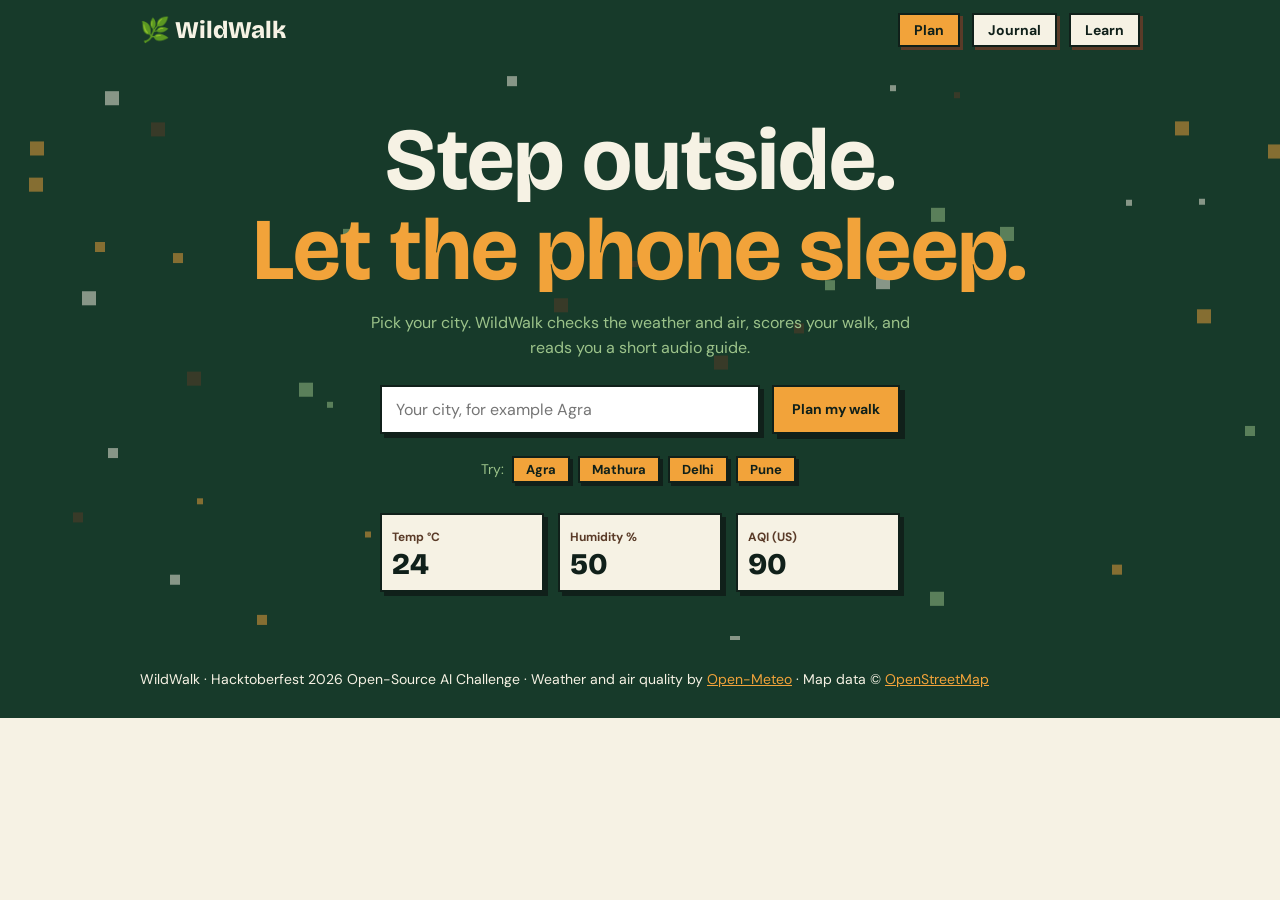
<file: static/index.html>
<!DOCTYPE html>
<html lang="en">
<head>
<meta charset="utf-8">
<meta name="viewport" content="width=device-width, initial-scale=1">
<title>WildWalk – Touch grass, powered by open-source AI</title>
<meta name="theme-color" content="#173A2A">
<link rel="icon" href="data:image/svg+xml,<svg xmlns=%22http://www.w3.org/2000/svg%22 viewBox=%220 0 100 100%22><text y=%22.9em%22 font-size=%2290%22>🌿</text></svg>">
<link rel="preconnect" href="https://fonts.googleapis.com">
<link rel="preconnect" href="https://fonts.gstatic.com" crossorigin>
<link href="https://fonts.googleapis.com/css2?family=Bricolage+Grotesque:wght@700;800&family=DM+Sans:wght@400;500;700&display=swap" rel="stylesheet">
<link rel="stylesheet" href="style.css">
</head>
<body>
<div class="top" id="nav"></div>

<header class="hero">
<canvas id="leaves"></canvas>
<div class="w">
 <h1>Step outside.<br><span>Let the phone sleep.</span></h1>
 <p class="sub">Pick your city. WildWalk checks the weather and air, scores your walk, and reads you a short audio guide.</p>
 <form class="search" id="f"><input id="city" placeholder="Your city, for example Agra" autocomplete="off" required aria-label="City"><button>Plan my walk</button></form>
 <p class="hint">Try: <button type="button" data-c="Agra">Agra</button><button type="button" data-c="Mathura">Mathura</button><button type="button" data-c="Delhi">Delhi</button><button type="button" data-c="Pune">Pune</button></p>
 <div class="conds">
  <div class="cond"><small>Temp °C</small><input id="t" type="number" value="24" aria-label="Temperature"></div>
  <div class="cond"><small>Humidity %</small><input id="h" type="number" value="50" aria-label="Humidity"></div>
  <div class="cond"><small>AQI (US)</small><input id="a" type="number" value="90" aria-label="Air quality index"></div>
 </div>
</div>
</header>

<main>
<div class="w"><div class="err" id="err" role="alert"></div></div>
<section id="res"><div class="w">
 <div class="note" id="note">The AI backend did not respond, so this guide and score come from a simple local formula instead of TabPFN and Gemma.</div>
 <div class="lab">Your walk pack</div><h2 id="rtitle">Ready</h2>
 <div class="rgrid">
  <div class="card score"><small>Walk score</small><b id="sc">–</b><div class="bar2"><span id="bar"></span></div><span class="tag" id="verdict">–</span></div>
  <div class="card"><div class="lab">Audio guide</div><div class="guide" id="guide"></div>
   <audio id="au" controls></audio>
   <div class="row"><button class="alt" id="say">🔊 Hear guide</button><button id="pk">🎒 Pocket mode</button><button class="plain" id="share">Copy guide</button></div></div>
 </div>
 <div class="lab" style="margin-top:28px">Nearby ideas</div><div class="spots" id="spots"></div>
</div></section>
</main>

<footer id="foot"><!-- filled by app.js --></footer>

<div id="pocket">
 <h3>Phone in pocket. Look up.</h3>
 <div class="t" id="clock">20:00</div>
 <div class="mins" id="mins"><button data-m="10">10 min</button> <button data-m="20">20 min</button> <button data-m="30">30 min</button></div>
 <button class="alt" id="pstart">▶ Start walk</button>
 <div class="rate" id="rate"><h3>How was it?</h3><input type="range" id="rv" min="1" max="10" value="8" aria-label="Rating"><p id="rl">8 / 10</p>
  <button id="rsave">Save rating</button></div>
 <button class="plain" id="pclose">✕ Close</button>
</div>
<script src="app.js"></script>
</body>
</html>
</file>
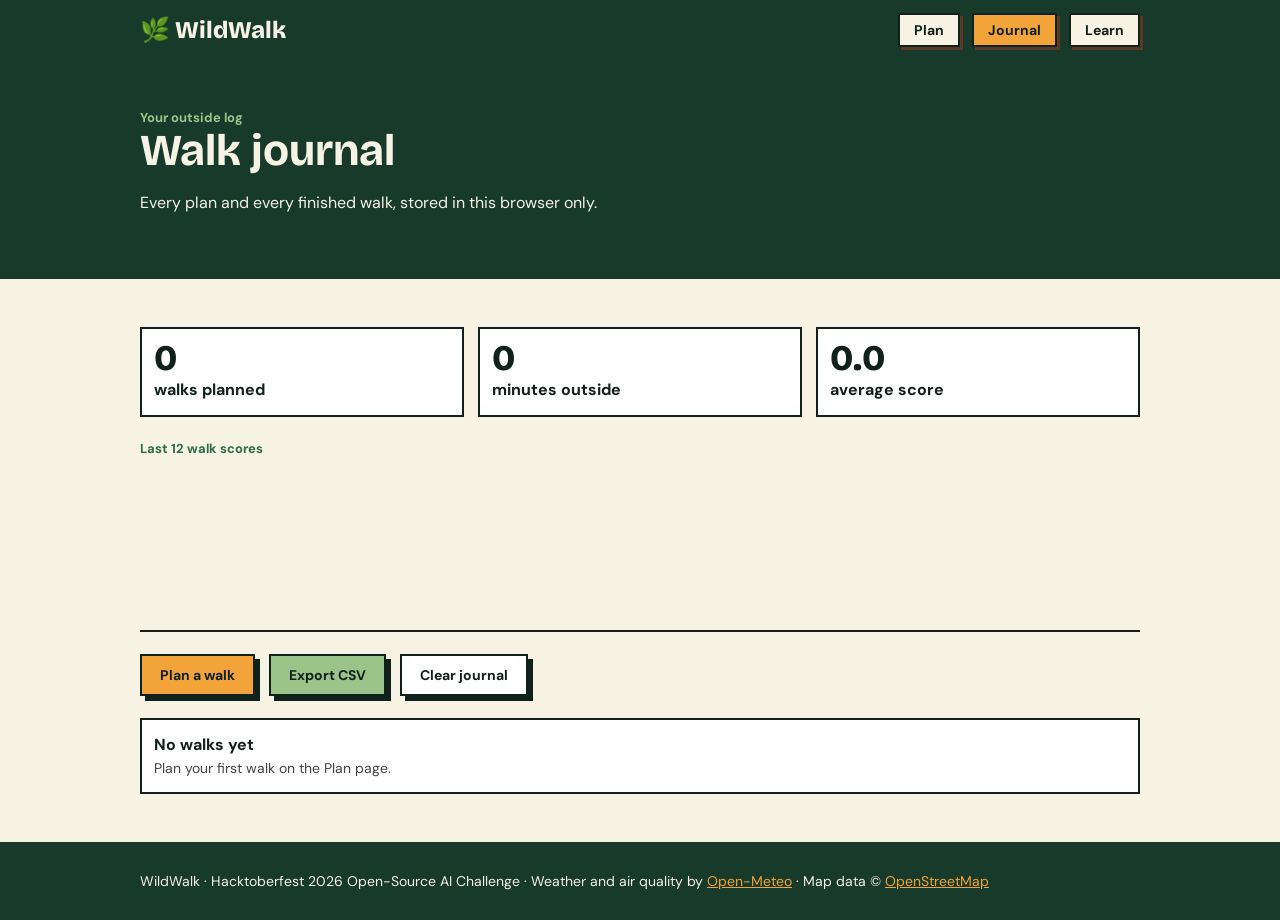
<file: static/journal.html>
<!DOCTYPE html>
<html lang="en">
<head>
<meta charset="utf-8">
<meta name="viewport" content="width=device-width, initial-scale=1">
<title>Walk Journal – WildWalk</title>
<meta name="theme-color" content="#173A2A">
<link rel="icon" href="data:image/svg+xml,<svg xmlns=%22http://www.w3.org/2000/svg%22 viewBox=%220 0 100 100%22><text y=%22.9em%22 font-size=%2290%22>🌿</text></svg>">
<link rel="preconnect" href="https://fonts.googleapis.com">
<link rel="preconnect" href="https://fonts.gstatic.com" crossorigin>
<link href="https://fonts.googleapis.com/css2?family=Bricolage+Grotesque:wght@700;800&family=DM+Sans:wght@400;500;700&display=swap" rel="stylesheet">
<link rel="stylesheet" href="style.css">
</head>
<body>
<div class="top" id="nav"></div>
<main>
<section class="dark"><div class="w">
 <div class="lab">Your outside log</div><h2>Walk journal</h2>
 <p>Every plan and every finished walk, stored in this browser only.</p>
</div></section>
<section><div class="w">
 <div class="stats" id="stats"></div>
 <div class="lab">Last 12 walk scores</div><div class="chart" id="chart" aria-label="Bar chart of recent walk scores"></div>
 <div class="row" style="margin:0 0 22px"><a class="btn" href="index.html">Plan a walk</a><button class="alt" id="exp">Export CSV</button><button class="plain" id="clr">Clear journal</button></div>
 <div class="grid" id="hist"></div>
</div></section>
</main>
<footer id="foot"></footer>
<script src="app.js"></script>
</body>
</html>
</file>
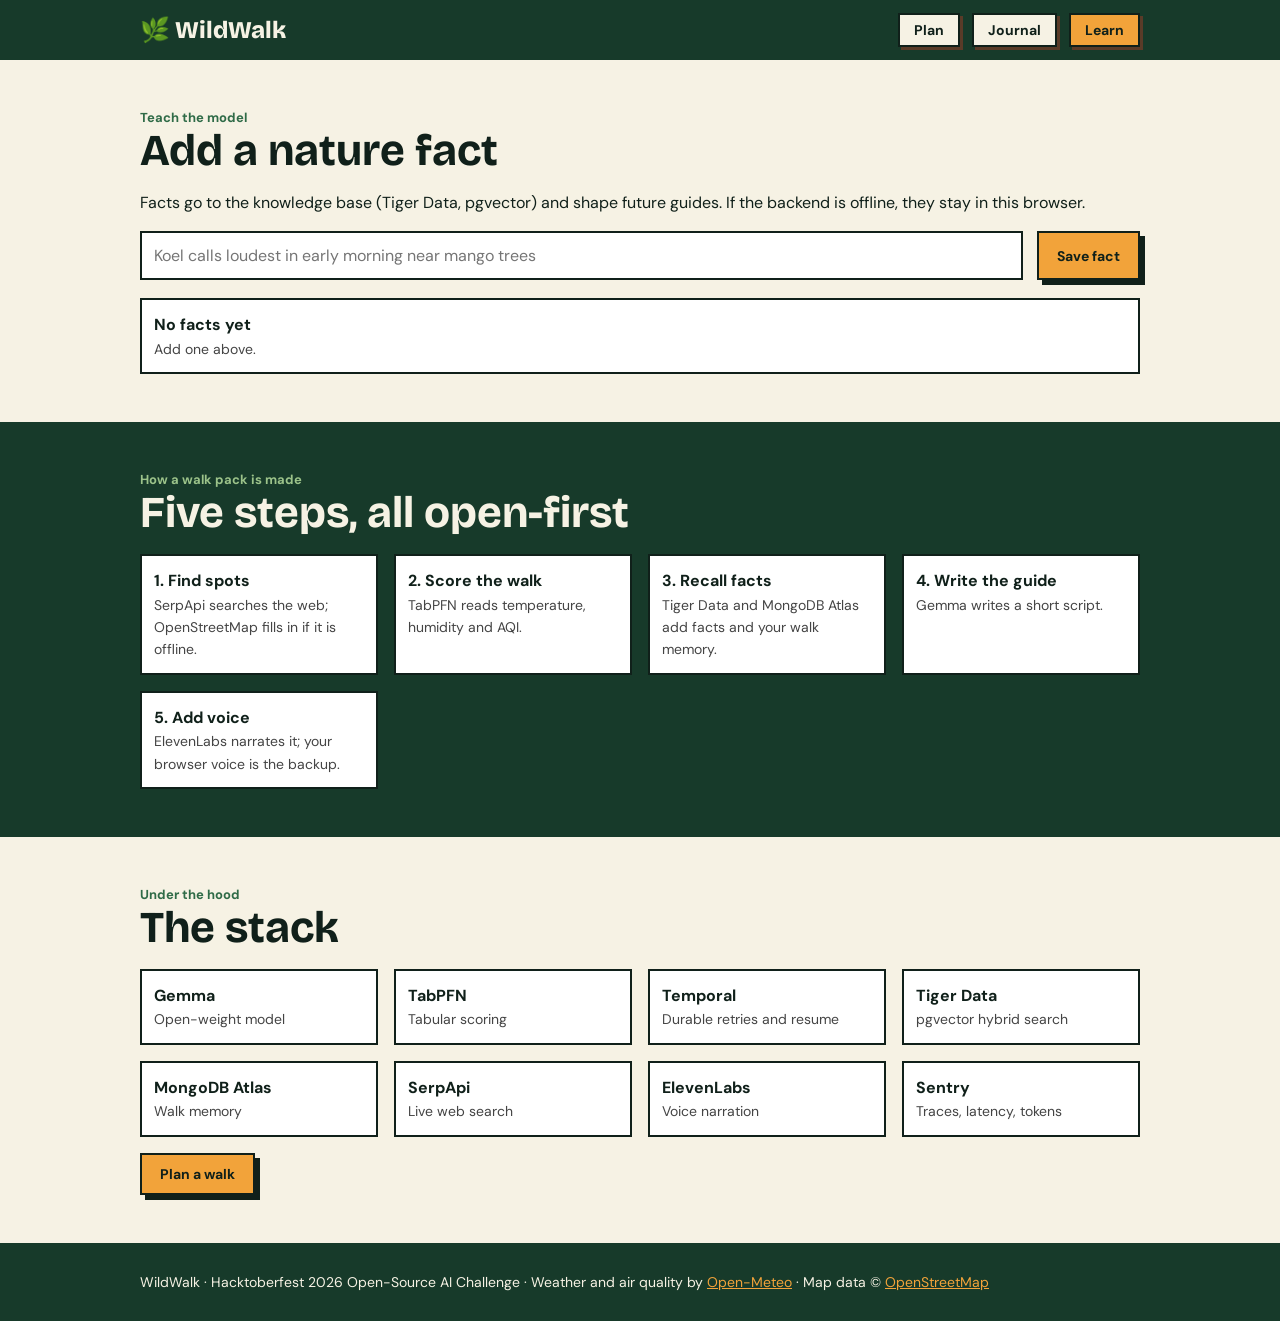
<file: static/learn.html>
<!DOCTYPE html>
<html lang="en">
<head>
<meta charset="utf-8">
<meta name="viewport" content="width=device-width, initial-scale=1">
<title>Learn – WildWalk</title>
<meta name="theme-color" content="#173A2A">
<link rel="icon" href="data:image/svg+xml,<svg xmlns=%22http://www.w3.org/2000/svg%22 viewBox=%220 0 100 100%22><text y=%22.9em%22 font-size=%2290%22>🌿</text></svg>">
<link rel="preconnect" href="https://fonts.googleapis.com">
<link rel="preconnect" href="https://fonts.gstatic.com" crossorigin>
<link href="https://fonts.googleapis.com/css2?family=Bricolage+Grotesque:wght@700;800&family=DM+Sans:wght@400;500;700&display=swap" rel="stylesheet">
<link rel="stylesheet" href="style.css">
</head>
<body>
<div class="top" id="nav"></div>
<main>
<section><div class="w">
 <div class="lab">Teach the model</div><h2>Add a nature fact</h2>
 <p>Facts go to the knowledge base (Tiger Data, pgvector) and shape future guides. If the backend is offline, they stay in this browser.</p>
 <div class="teach"><input id="fact" placeholder="Koel calls loudest in early morning near mango trees" aria-label="Nature fact"><button id="addf">Save fact</button></div>
 <p id="fmsg" style="font-weight:700" role="status"></p>
 <div class="grid" id="facts"></div>
</div></section>

<section class="dark"><div class="w">
 <div class="lab">How a walk pack is made</div><h2>Five steps, all open-first</h2>
 <div class="grid">
  <div class="item">1. Find spots<span>SerpApi searches the web; OpenStreetMap fills in if it is offline.</span></div>
  <div class="item">2. Score the walk<span>TabPFN reads temperature, humidity and AQI.</span></div>
  <div class="item">3. Recall facts<span>Tiger Data and MongoDB Atlas add facts and your walk memory.</span></div>
  <div class="item">4. Write the guide<span>Gemma writes a short script.</span></div>
  <div class="item">5. Add voice<span>ElevenLabs narrates it; your browser voice is the backup.</span></div>
 </div>
</div></section>

<section><div class="w">
 <div class="lab">Under the hood</div><h2>The stack</h2>
 <div class="grid">
  <div class="item">Gemma<span>Open-weight model</span></div><div class="item">TabPFN<span>Tabular scoring</span></div>
  <div class="item">Temporal<span>Durable retries and resume</span></div><div class="item">Tiger Data<span>pgvector hybrid search</span></div>
  <div class="item">MongoDB Atlas<span>Walk memory</span></div><div class="item">SerpApi<span>Live web search</span></div>
  <div class="item">ElevenLabs<span>Voice narration</span></div><div class="item">Sentry<span>Traces, latency, tokens</span></div>
 </div>
 <div class="row"><a class="btn" href="index.html">Plan a walk</a></div>
</div></section>
</main>
<footer id="foot"></footer>
<script src="app.js"></script>
</body>
</html>
</file>
<file: static/style.css>
/* WildWalk palette: forest + fern + moss (the wild), paper (the trail map), sun (the walk), bark (the ground) */
:root{--forest:#173A2A;--fern:#2F6B47;--moss:#9CC38A;--paper:#F6F2E4;--bark:#5A3B28;--sun:#F2A33A;--ink:#10201A;
--head:"Bricolage Grotesque",Impact,sans-serif;--body:"DM Sans",system-ui,sans-serif}
*{box-sizing:border-box}html{scroll-behavior:smooth}
body{margin:0;background:var(--paper);color:var(--ink);font:400 16px/1.6 var(--body)}
a{color:inherit}.w{max-width:1040px;margin:0 auto;padding:0 20px}
h1,h2,h3{font-family:var(--head);margin:0;line-height:1.02}
h2{font-size:clamp(30px,5vw,44px);margin-bottom:16px}
section{padding:48px 0}
.lab{font-size:13px;font-weight:700;color:var(--fern)}
.dark{background:var(--forest);color:var(--paper)}.dark .lab{color:var(--moss)}

/* every button, link-button and clickable card gets the same press-down effect */
button,.btn,.top nav a,.spot{font:700 14px var(--body);color:var(--ink);background:var(--sun);border:2px solid var(--ink);
padding:10px 18px;cursor:pointer;text-decoration:none;display:inline-block;box-shadow:5px 5px 0 var(--ink);
transition:transform .16s cubic-bezier(.2,.8,.2,1),box-shadow .16s cubic-bezier(.2,.8,.2,1),background .16s}
button:hover,.btn:hover,.top nav a:hover,.spot:hover{transform:translate(3px,3px);box-shadow:2px 2px 0 var(--ink)}
button:active,.btn:active,.top nav a:active,.spot:active{transform:translate(5px,5px);box-shadow:0 0 0 var(--ink)}
button:disabled{opacity:.6;cursor:wait}
button.alt{background:var(--moss)}button.plain{background:#fff}
:focus-visible{outline:3px solid var(--sun);outline-offset:3px}

.top{background:var(--forest);position:sticky;top:0;z-index:5}
.bar{display:flex;justify-content:space-between;align-items:center;gap:12px;min-height:60px;flex-wrap:wrap;padding-top:8px;padding-bottom:8px}
.logo{font:800 24px var(--head);color:var(--paper);text-decoration:none}
.top nav{display:flex;gap:12px}
.top nav a{background:var(--paper);padding:6px 14px;box-shadow:3px 3px 0 var(--bark)}
.top nav a:hover{box-shadow:1px 1px 0 var(--bark)}.top nav a:active{box-shadow:0 0 0 var(--bark)}
.top nav a.cur{background:var(--sun)}

.hero{background:var(--forest);color:var(--paper);text-align:center;padding:56px 0 48px;position:relative;overflow:hidden}
.hero .w{position:relative;z-index:2}#leaves{position:absolute;inset:0;width:100%;height:100%;opacity:.5}
.hero h1{font-size:clamp(44px,9vw,88px);color:var(--paper)}.hero h1 span{color:var(--sun)}
.sub{max-width:560px;margin:14px auto 24px;color:var(--moss)}
.search{display:flex;gap:12px;max-width:520px;margin:0 auto}
.search input{flex:1;min-width:0;border:2px solid var(--ink);padding:12px 14px;font:400 16px var(--body);background:#fff;color:var(--ink);box-shadow:4px 4px 0 var(--ink)}
.hint{font-size:14px;margin:18px 0 0;color:var(--moss)}.hint button{padding:3px 12px;margin:4px;font-size:13px;box-shadow:3px 3px 0 var(--ink)}
.hint button:hover{box-shadow:1px 1px 0 var(--ink)}.hint button:active{box-shadow:0 0 0 var(--ink)}
.conds{display:grid;grid-template-columns:repeat(3,1fr);gap:14px;max-width:520px;margin:26px auto 0}
.cond{background:var(--paper);color:var(--ink);border:2px solid var(--ink);box-shadow:4px 4px 0 var(--ink);padding:8px 10px;text-align:left}
.cond small{font-weight:700;color:var(--bark);font-size:12px}
.cond input{width:100%;border:0;background:none;font:800 30px/1.1 var(--head);color:var(--ink);padding:0}

.err{display:none;background:#fff;border:2px solid #9b2c1f;color:#9b2c1f;padding:12px;margin:18px 0;font-weight:700;box-shadow:4px 4px 0 #9b2c1f}
.note{display:none;background:var(--moss);border:2px solid var(--ink);padding:8px 12px;margin-bottom:16px;font-size:14px}
#res{display:none}.rgrid{display:grid;grid-template-columns:260px 1fr;gap:22px}
@media(max-width:760px){.rgrid{grid-template-columns:1fr}.search{flex-direction:column}}
.card{background:#fff;border:2px solid var(--ink);padding:18px;box-shadow:5px 5px 0 var(--ink)}
.score{text-align:center}.score b{display:block;font:800 88px/1 var(--head)}
.bar2{height:16px;border:2px solid var(--ink);background:var(--paper);margin:10px 0}.bar2 span{display:block;height:100%;background:var(--fern);width:0;transition:width .8s}
.tag{display:inline-block;border:2px solid var(--ink);padding:2px 10px;font-weight:700;background:var(--sun)}
.guide{white-space:pre-wrap}.guide b{background:var(--sun);padding:0 3px}
audio{width:100%;margin-top:14px}.row{display:flex;gap:14px;flex-wrap:wrap;margin-top:16px}
.spots,.grid{display:grid;grid-template-columns:repeat(auto-fit,minmax(220px,1fr));gap:16px;margin-top:18px}
.spot{background:#fff;padding:12px}.spot b{font:700 18px/1.2 var(--head);display:block}.spot span{font-weight:400;font-size:14px;color:#444}
.item{border:2px solid var(--ink);background:#fff;padding:12px;font-weight:700;color:var(--ink)}.item span{display:block;font-weight:400;font-size:14px;color:#444}
.stats{display:grid;grid-template-columns:repeat(auto-fit,minmax(150px,1fr));gap:14px;margin-bottom:22px}
.stats .item b{font:800 36px/1 var(--head);display:block}
.chart{display:flex;align-items:flex-end;gap:8px;height:150px;border-bottom:2px solid var(--ink);margin:22px 0}
.chart i{flex:1;background:var(--fern);border:2px solid var(--ink);border-bottom:0;min-height:4px}
.teach{display:flex;gap:14px;flex-wrap:wrap}.teach input{flex:1;min-width:220px;border:2px solid var(--ink);padding:12px;font:400 16px var(--body);background:#fff}
.fact{display:flex;justify-content:space-between;gap:12px;align-items:center}.fact button{padding:3px 10px;font-size:13px;box-shadow:3px 3px 0 var(--ink)}
footer{background:var(--forest);color:var(--paper);padding:28px 0;font-size:14px}footer a{color:var(--sun)}

/* pocket mode */
#pocket{display:none;position:fixed;inset:0;background:#0A1812;color:var(--moss);z-index:20;text-align:center;padding:40px 20px;flex-direction:column;align-items:center;justify-content:center;gap:10px}
#pocket .t{font:800 clamp(90px,26vw,220px)/1 var(--head);color:var(--sun)}
#pocket h3{font-size:clamp(26px,6vw,44px)}.rate{display:none;max-width:420px;width:100%}.rate input{width:100%;accent-color:var(--sun)}

/* loader: three Indian-flag boxes hop up and down one after another */
#ld{position:fixed;inset:0;z-index:99;background:var(--paper);display:flex;flex-direction:column;align-items:center;justify-content:center;gap:34px;
opacity:0;visibility:hidden;transition:opacity .3s,visibility .3s}
#ld.on{opacity:1;visibility:visible}
.bx{display:flex;gap:12px;align-items:flex-end;height:120px}
.bx i{width:64px;height:64px;border:3px solid var(--ink);box-shadow:4px 4px 0 var(--ink);animation:hop 1.2s ease-in-out infinite}
.bx i:nth-child(1){background:#FF9933}.bx i:nth-child(2){background:#fff;animation-delay:.2s}.bx i:nth-child(3){background:#138808;animation-delay:.4s}
@keyframes hop{0%,60%,100%{transform:translateY(0)}30%{transform:translateY(-52px)}}
#ldt{font:700 18px var(--body);margin:0}
@media(prefers-reduced-motion:reduce){.bx i{animation:none}html{scroll-behavior:auto}}
</file>
